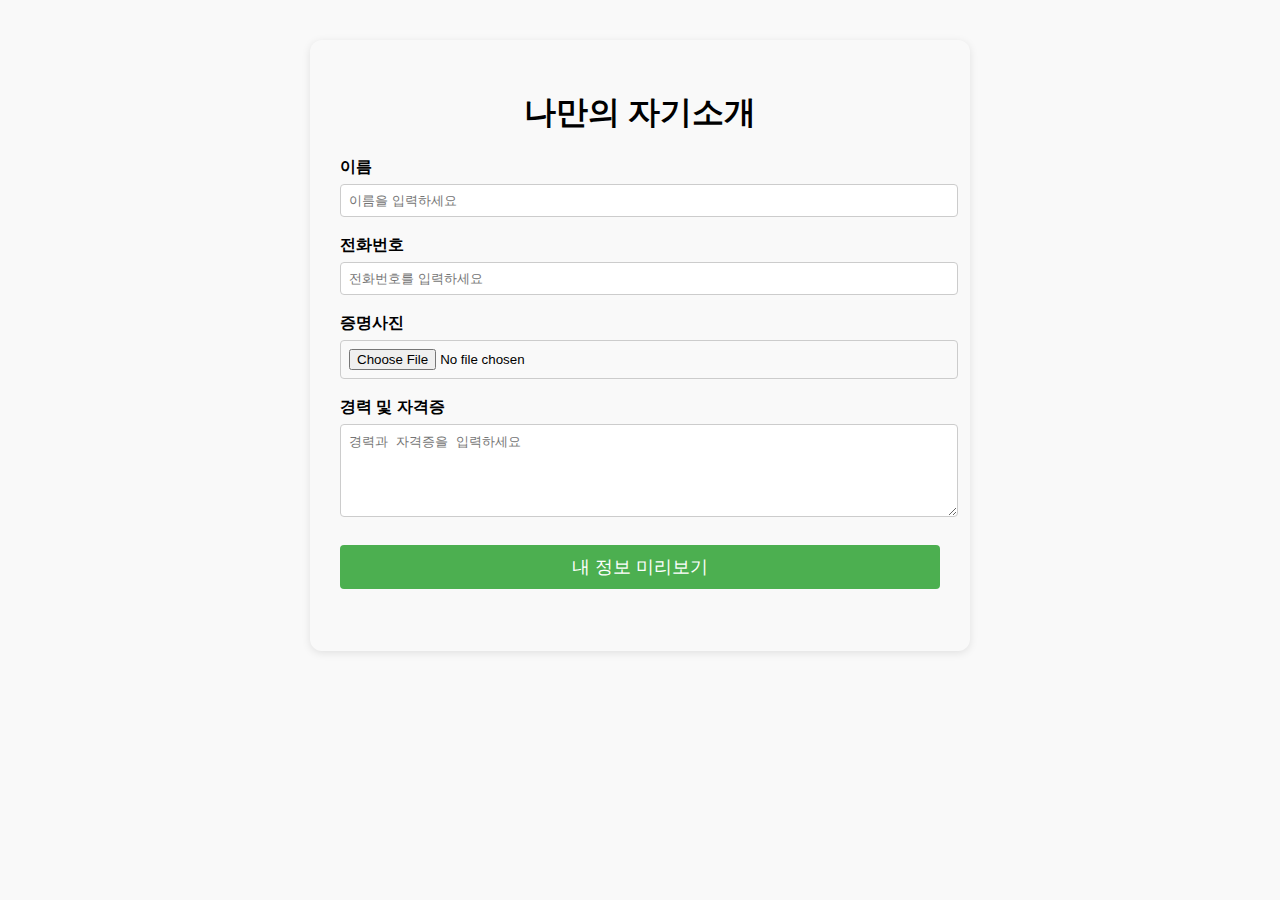
<file: index.html>
<!DOCTYPE html>
<html lang="ko">
<head>
    <meta charset="UTF-8">
    <meta name="viewport" content="width=device-width, initial-scale=1.0">
    <title>나만의 자기소개 홈페이지</title>
    <style>
        body { font-family: Arial, sans-serif; max-width: 600px; margin: 40px auto; background: #f9f9f9; padding: 30px; border-radius: 12px; box-shadow: 0 2px 8px rgba(0,0,0,0.1); }
        h1 { text-align: center; }
        label { display: block; margin-top: 18px; font-weight: bold; }
        input, textarea { width: 100%; padding: 8px; margin-top: 6px; border: 1px solid #ccc; border-radius: 4px; }
        .photo-preview { margin-top: 12px; text-align: center; }
        img { max-width: 150px; border-radius: 8px; }
        button { margin-top: 24px; width: 100%; padding: 10px; background: #4caf50; color: #fff; border: none; border-radius: 4px; font-size: 1.1em; cursor: pointer; }
        button:hover { background: #388e3c; }
    </style>
</head>
<body>
    <h1>나만의 자기소개</h1>
    <!-- 이름 입력 -->
    <label for="name">이름</label>
    <input type="text" id="name" placeholder="이름을 입력하세요">

    <!-- 전화번호 입력 -->
    <label for="phone">전화번호</label>
    <input type="tel" id="phone" placeholder="전화번호를 입력하세요">

    <!-- 증명사진 업로드 -->
    <label for="photo">증명사진</label>
    <input type="file" id="photo" accept="image/*">
    <div class="photo-preview" id="photoPreview"></div>

    <!-- 경력/자격증 입력 -->
    <label for="career">경력 및 자격증</label>
    <textarea id="career" rows="5" placeholder="경력과 자격증을 입력하세요"></textarea>

    <button type="button" onclick="showInfo()">내 정보 미리보기</button>

    <div id="result" style="margin-top:32px;"></div>

    <script>
    // 증명사진 미리보기 기능
    document.getElementById('photo').addEventListener('change', function(e) {
        const file = e.target.files[0];
        const preview = document.getElementById('photoPreview');
        preview.innerHTML = '';
        if (file) {
            const img = document.createElement('img');
            img.src = URL.createObjectURL(file);
            preview.appendChild(img);
        }
    });

    // 내 정보 미리보기 기능
    function showInfo() {
        const name = document.getElementById('name').value;
        const phone = document.getElementById('phone').value;
        const career = document.getElementById('career').value;
        const photoInput = document.getElementById('photo');
        let photoURL = '';
        if (photoInput.files[0]) {
            photoURL = URL.createObjectURL(photoInput.files[0]);
        }
        let html = `<h2>미리보기</h2>`;
        if (photoURL) html += `<img src='${photoURL}' style='max-width:120px; border-radius:8px;'><br>`;
        html += `<strong>이름:</strong> ${name}<br>`;
        html += `<strong>전화번호:</strong> ${phone}<br>`;
        html += `<strong>경력/자격증:</strong><br><pre style='background:#eee; padding:8px; border-radius:4px;'>${career}</pre>`;
        document.getElementById('result').innerHTML = html;
    }
    </script>
</body>
</html>
</file>
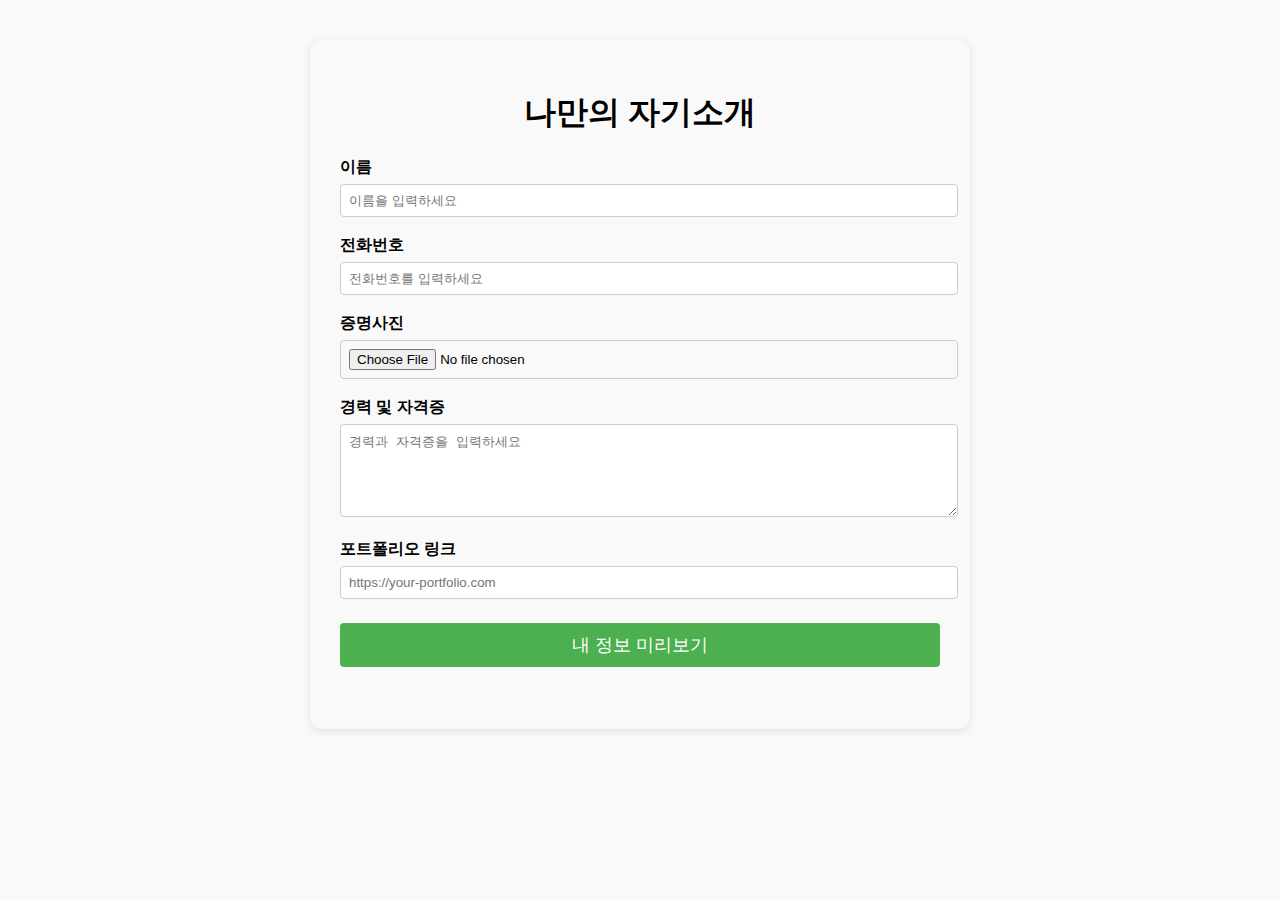
<file: cat/index.html>
<!DOCTYPE html>
<html lang="ko">
<head>
    <meta charset="UTF-8">
    <meta name="viewport" content="width=device-width, initial-scale=1.0">
    <title>나만의 자기소개 홈페이지</title>
    <style>
        body { font-family: Arial, sans-serif; max-width: 600px; margin: 40px auto; background: #f9f9f9; padding: 30px; border-radius: 12px; box-shadow: 0 2px 8px rgba(0,0,0,0.1); }
        h1 { text-align: center; }
        label { display: block; margin-top: 18px; font-weight: bold; }
        input, textarea { width: 100%; padding: 8px; margin-top: 6px; border: 1px solid #ccc; border-radius: 4px; }
        .photo-preview { margin-top: 12px; text-align: center; }
        img { max-width: 150px; border-radius: 8px; }
        button { margin-top: 24px; width: 100%; padding: 10px; background: #4caf50; color: #fff; border: none; border-radius: 4px; font-size: 1.1em; cursor: pointer; }
        button:hover { background: #388e3c; }
    </style>
</head>
<body>
    <h1>나만의 자기소개</h1>
    <!-- 이름 입력 -->
    <label for="name">이름</label>
    <input type="text" id="name" placeholder="이름을 입력하세요">

    <!-- 전화번호 입력 -->
    <label for="phone">전화번호</label>
    <input type="tel" id="phone" placeholder="전화번호를 입력하세요">

    <!-- 증명사진 업로드 -->
    <label for="photo">증명사진</label>
    <input type="file" id="photo" accept="image/*">
    <div class="photo-preview" id="photoPreview"></div>


    <!-- 경력/자격증 입력 -->
    <label for="career">경력 및 자격증</label>
    <textarea id="career" rows="5" placeholder="경력과 자격증을 입력하세요"></textarea>

    <!-- 포트폴리오 링크 입력 -->
    <label for="portfolio">포트폴리오 링크</label>
    <input type="url" id="portfolio" placeholder="https://your-portfolio.com">


    <button type="button" onclick="showInfo()">내 정보 미리보기</button>

    <div id="result" style="margin-top:32px;"></div>

    <script>
    // 증명사진 미리보기 기능
    document.getElementById('photo').addEventListener('change', function(e) {
        const file = e.target.files[0];
        const preview = document.getElementById('photoPreview');
        preview.innerHTML = '';
        if (file) {
            const img = document.createElement('img');
            img.src = URL.createObjectURL(file);
            preview.appendChild(img);
        }
    });

    // 내 정보 미리보기 기능
    function showInfo() {
        const name = document.getElementById('name').value;
        const phone = document.getElementById('phone').value;
        const career = document.getElementById('career').value;
        const portfolio = document.getElementById('portfolio').value;
        const photoInput = document.getElementById('photo');
        let photoURL = '';
        if (photoInput.files[0]) {
            photoURL = URL.createObjectURL(photoInput.files[0]);
        }
        let html = `<h2>미리보기</h2>`;
        if (photoURL) html += `<img src='${photoURL}' style='max-width:120px; border-radius:8px;'><br>`;
        html += `<strong>이름:</strong> ${name}<br>`;
        html += `<strong>전화번호:</strong> ${phone}<br>`;
        html += `<strong>경력/자격증:</strong><br><pre style='background:#eee; padding:8px; border-radius:4px;'>${career}</pre>`;
        if (portfolio) {
            html += `<strong>포트폴리오:</strong> <a href='${portfolio}' target='_blank'>${portfolio}</a><br>`;
        }
        document.getElementById('result').innerHTML = html;
    }
    </script>
</body>
</html>
</file>
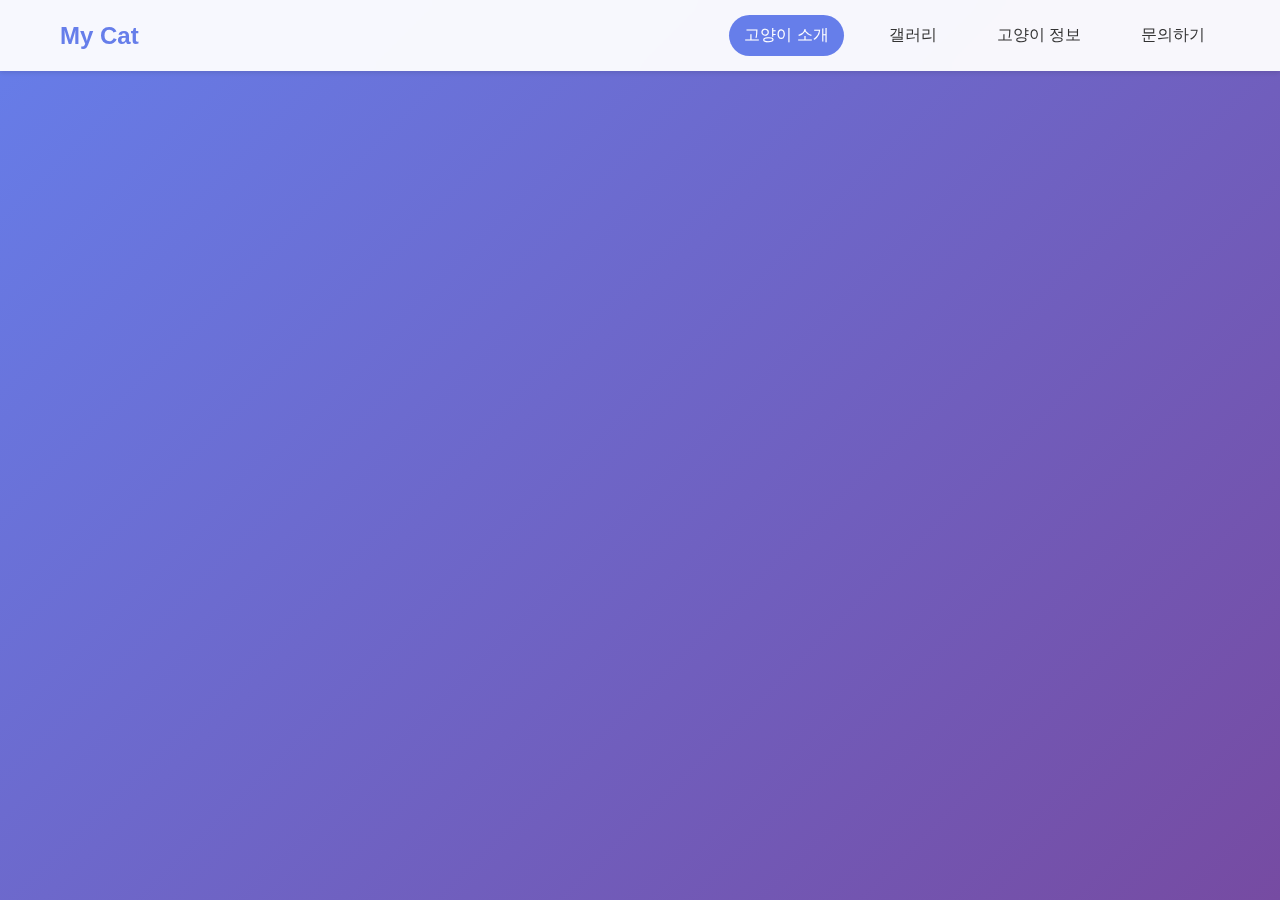
<file: cat practice.html>
<!DOCTYPE html>
<html lang="ko">
<head>
    <meta charset="UTF-8">
    <meta name="viewport" content="width=device-width, initial-scale=1.0">
    <title>고양이 홈페이지 개발 연습</title>
    <link rel="stylesheet" href="styles/layout.css">
    <link rel="stylesheet" href="styles/reset.css">
    <link rel="stylesheet" href="styles/pages.css">
    <link rel="stylesheet" href="styles/responsive.css">
</head>
<body>
    <nav>
        <div class="nav-container">
            <div class="logo">My Cat</div>
            <ul class="nav-menu">
                <li class="nav-item active" onclick="showPage('about')">고양이 소개</li>
                <li class="nav-item" onclick="showPage('gallery')">갤러리</li>
                <li class="nav-item" onclick="showPage('facts')">고양이 정보</li>
                <li class="nav-item" onclick="showPage('contact')">문의하기</li>
            </ul>
        </div>
    </nav>

    <div class="page" id="about">
        <div style="text-align: center; color: white; margin-top: 50px;">
            <p style="font-size: 1.5em;">
                안녕하세요! 저는 고양이를 사랑하는 개발자입니다. 이 홈페이지에서 고양이의 매력에 빠져보세요!
            </p>
        </div>

        <div class="cat-grid">
            <div class="cat-card">
                <div class="cat-name">나비</div>
                <div class="cat-description">활발하고 장난꾸러기인 고양이입니다. 항상 새로운 모험을 찾아다녀요!</div>
            </div>

            <div class="cat-card">
                <div class="cat-name">보름</div>
                <div class="cat-description">조용하고 신중한 성격의 고양이입니다. 항상 주변을 살피며 행동해요!</div>
            </div>
        </div>
    </div>
</body>
</html>
</file>
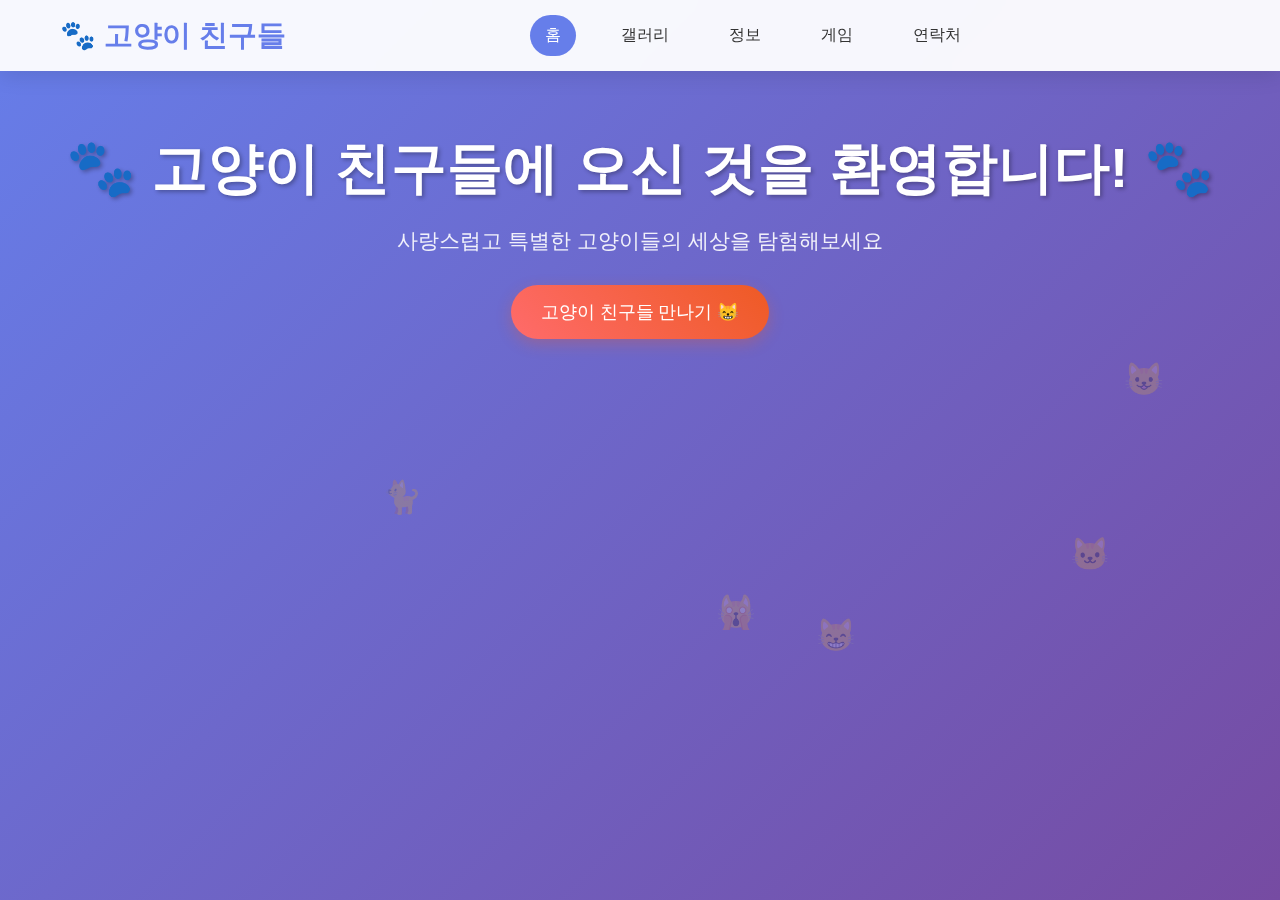
<file: cat.html>
<!DOCTYPE html>
<html lang="ko">
<head>
    <meta charset="UTF-8">
    <meta name="viewport" content="width=device-width, initial-scale=1.0">
    <title>고양이 친구들 🐱</title>
    <style>
        * {
            margin: 0;
            padding: 0;
            box-sizing: border-box;
        }

        body {
            font-family: 'Arial', sans-serif;
            background: linear-gradient(135deg, #667eea 0%, #764ba2 100%);
            min-height: 100vh;
            overflow-x: hidden;
        }

        /* 네비게이션 바 */
        nav {
            background: rgba(255, 255, 255, 0.95);
            backdrop-filter: blur(10px);
            padding: 15px 0;
            box-shadow: 0 5px 20px rgba(0,0,0,0.1);
            position: sticky;
            top: 0;
            z-index: 100;
        }

        .nav-container {
            max-width: 1200px;
            margin: 0 auto;
            padding: 0 20px;
            display: flex;
            justify-content: space-between;
            align-items: center;
        }

        .logo {
            font-size: 1.8em;
            font-weight: bold;
            color: #667eea;
        }

        .nav-menu {
            display: flex;
            gap: 30px;
            list-style: none;
        }

        .nav-item {
            cursor: pointer;
            padding: 10px 15px;
            border-radius: 25px;
            transition: all 0.3s ease;
            color: #333;
            font-weight: 500;
        }

        .nav-item:hover {
            background: rgba(102, 126, 234, 0.1);
            color: #667eea;
        }

        .nav-item.active {
            background: #667eea;
            color: white;
        }
        /* 페이지 컨테이너 */
        .page {
            display: none;
            animation: fadeIn 0.5s ease-in;
        }

        .page.active {
            display: block;
        }

        @keyframes fadeIn {
            from { opacity: 0; transform: translateY(20px); }
            to { opacity: 1; transform: translateY(0); }
        }

        /* 홈 페이지 스타일 */
        .hero {
            text-align: center;
            padding: 60px 0;
            color: white;
        }

        .hero h1 {
            font-size: 3.5em;
            margin-bottom: 20px;
            text-shadow: 2px 2px 4px rgba(0,0,0,0.3);
        }

        .hero p {
            font-size: 1.3em;
            margin-bottom: 30px;
            opacity: 0.9;
        }

        .cta-button {
            background: linear-gradient(45deg, #ff6b6b, #ee5a24);
            color: white;
            border: none;
            padding: 15px 30px;
            font-size: 1.1em;
            border-radius: 50px;
            cursor: pointer;
            transition: all 0.3s ease;
            box-shadow: 0 5px 15px rgba(238, 90, 36, 0.3);
        }

        .cta-button:hover {
            transform: scale(1.05);
            box-shadow: 0 8px 25px rgba(238, 90, 36, 0.4);
        }

        /* 고양이 갤러리 */
        .cat-grid {
            display: grid;
            grid-template-columns: repeat(auto-fit, minmax(280px, 1fr));
            gap: 25px;
            margin-top: 30px;
        }

        .cat-card {
            background: rgba(255, 255, 255, 0.95);
            border-radius: 15px;
            padding: 20px;
            text-align: center;
            box-shadow: 0 10px 25px rgba(0,0,0,0.1);
            transition: all 0.3s ease;
        }

        .cat-card:hover {
            transform: translateY(-5px);
            box-shadow: 0 15px 35px rgba(0,0,0,0.15);
        }

        .cat-emoji {
            font-size: 3em;
            margin-bottom: 15px;
        }

        .cat-name {
            font-size: 1.3em;
            font-weight: bold;
            color: #333;
            margin-bottom: 10px;
        }

        .cat-description {
            color: #666;
            line-height: 1.5;
        }

        /* 정보 페이지 스타일 */
        .info-section {
            background: rgba(255, 255, 255, 0.95);
            border-radius: 15px;
            padding: 30px;
            margin-bottom: 30px;
        }

        .info-section h2 {
            color: #333;
            margin-bottom: 20px;
            font-size: 2em;
        }

        .fact-grid {
            display: grid;
            grid-template-columns: repeat(auto-fit, minmax(250px, 1fr));
            gap: 20px;
        }

        .fact-item {
            background: rgba(102, 126, 234, 0.1);
            border-radius: 10px;
            padding: 15px;
            border-left: 4px solid #667eea;
        }

        .fact-emoji {
            font-size: 1.5em;
            margin-right: 10px;
        }

        /* 게임 페이지 스타일 */
        .game-container {
            background: rgba(255, 255, 255, 0.95);
            border-radius: 15px;
            padding: 30px;
            text-align: center;
            margin-bottom: 30px;
        }

        .game-board {
            display: grid;
            grid-template-columns: repeat(3, 100px);
            gap: 10px;
            justify-content: center;
            margin: 20px 0;
        }

        .game-cell {
            width: 100px;
            height: 100px;
            background: #f0f0f0;
            border: none;
            border-radius: 10px;
            font-size: 3em;
            cursor: pointer;
            transition: all 0.3s ease;
        }

        .game-cell:hover {
            background: #e0e0e0;
            transform: scale(1.05);
        }

        .score-board {
            display: flex;
            justify-content: center;
            gap: 30px;
            margin: 20px 0;
        }

        .score-item {
            background: rgba(102, 126, 234, 0.1);
            padding: 10px 20px;
            border-radius: 10px;
            font-weight: bold;
        }

        /* 반응형 디자인 */
        @media (max-width: 768px) {
            .nav-menu {
                display: none;
                position: absolute;
                top: 100%;
                left: 0;
                width: 100%;
                background: white;
                flex-direction: column;
                box-shadow: 0 5px 15px rgba(0,0,0,0.1);
            }

            .nav-menu.show {
                display: flex;
            }

            .hamburger {
                display: flex;
            }

            .hero h1 {
                font-size: 2.5em;
            }

            .cat-grid {
                grid-template-columns: 1fr;
            }

            .game-board {
                grid-template-columns: repeat(3, 80px);
            }

            .game-cell {
                width: 80px;
                height: 80px;
                font-size: 2em;
            }
        }

        /* 플로팅 고양이들 */
        .floating-cats {
            position: fixed;
            top: 0;
            left: 0;
            width: 100%;
            height: 100%;
            pointer-events: none;
            z-index: -1;
        }

        .floating-cat {
            position: absolute;
            font-size: 2em;
            animation: float 8s ease-in-out infinite;
            opacity: 0.2;
        }

        @keyframes float {
            0%, 100% { transform: translateY(0px) rotate(0deg); }
            50% { transform: translateY(-20px) rotate(5deg); }
        }
    </style>
</head>
<body>
    <!-- 배경 고양이들 -->
    <div class="floating-cats">
        <div class="floating-cat" style="left: 10%; top: 20%;">🐱</div>
        <div class="floating-cat" style="left: 80%; top: 60%;">😸</div>
        <div class="floating-cat" style="left: 60%; top: 10%;">🐈</div>
        <div class="floating-cat" style="left: 20%; top: 80%;">😺</div>
        <div class="floating-cat" style="left: 90%; top: 30%;">🙀</div>
    </div>

    <!-- 네비게이션 -->
    <nav>
        <div class="nav-container">
            <div class="logo">🐾 고양이 친구들</div>
            <ul class="nav-menu" id="navMenu">
                <li class="nav-item active" onclick="showPage('home')">홈</li>
                <li class="nav-item" onclick="showPage('gallery')">갤러리</li>
                <li class="nav-item" onclick="showPage('info')">정보</li>
                <li class="nav-item" onclick="showPage('game')">게임</li>
                <li class="nav-item" onclick="showPage('contact')">연락처</li>
            </ul>
            <div class="hamburger" onclick="toggleMenu()">
                <span></span>
                <span></span>
                <span></span>
            </div>
        </div>
    </nav>

    <div class="container">
        <!-- 홈 페이지 -->
        <div class="page active" id="home">
            <div class="hero">
                <h1>🐾 고양이 친구들에 오신 것을 환영합니다! 🐾</h1>
                <p>사랑스럽고 특별한 고양이들의 세상을 탐험해보세요</p>
                <button class="cta-button" onclick="showPage('gallery')">고양이 친구들 만나기 😸</button>
            </div>
        </div>

        <!-- 갤러리 페이지 -->
        <div class="page" id="gallery">
            <div style="text-align: center; color: white; margin-bottom: 30px;">
                <h2 style="font-size: 2.5em; margin-bottom: 10px;">🐱 고양이 갤러리</h2>
                <p style="font-size: 1.1em;">우리의 사랑스러운 고양이 친구들을 만나보세요!</p>
            </div>
            
            <div class="cat-grid">
                <div class="cat-card">
                    <div class="cat-emoji">😸</div>
                    <div class="cat-name">미미</div>
                    <div class="cat-description">항상 웃고 있는 행복한 고양이예요. 햇볕 아래서 낮잠자기를 가장 좋아합니다!</div>
                </div>
                <div class="cat-card">
                    <div class="cat-emoji">😺</div>
                    <div class="cat-name">나비</div>
                    <div class="cat-description">호기심이 많은 장난꾸러기입니다. 새로운 것을 탐험하는 걸 좋아해요!</div>
                </div>
                <div class="cat-card">
                    <div class="cat-emoji">😻</div>
                    <div class="cat-name">코코</div>
                    <div class="cat-description">사랑이 넘치는 다정한 고양이입니다. 사람들과 함께 있는 시간을 소중히 여겨요!</div>
                </div>
                <div class="cat-card">
                    <div class="cat-emoji">🙀</div>
                    <div class="cat-name">토토</div>
                    <div class="cat-description">깜짝 놀라는 표정이 귀여운 고양이입니다. 조용한 곳에서 책 읽기를 좋아해요!</div>
                </div>
                <div class="cat-card">
                    <div class="cat-emoji">😹</div>
                    <div class="cat-name">루루</div>
                    <div class="cat-description">웃음을 잃지 않는 유쾌한 고양이입니다. 모든 일을 재미있게 만드는 마법사예요!</div>
                </div>
                <div class="cat-card">
                    <div class="cat-emoji">😽</div>
                    <div class="cat-name">별이</div>
                    <div class="cat-description">눈을 감고 행복해하는 평온한 고양이입니다. 명상과 요가를 즐겨해요!</div>
                </div>
            </div>
        </div>

        <!-- 정보 페이지 -->
        <div class="page" id="info">
            <div style="text-align: center; color: white; margin-bottom: 30px;">
                <h2 style="font-size: 2.5em; margin-bottom: 10px;">📚 고양이 정보</h2>
                <p style="font-size: 1.1em;">고양이에 대한 흥미로운 사실들을 알아보세요!</p>
            </div>

            <div class="info-section">
                <h2>🐱 재미있는 고양이 사실들</h2>
                <div class="fact-grid">
                    <div class="fact-item">
                        <span class="fact-emoji">💤</span>
                        <strong>수면 시간:</strong> 고양이는 하루에 12-16시간을 잠을 자며, 일생의 70%를 잠으로 보냅니다.
                    </div>
                    <div class="fact-item">
                        <span class="fact-emoji">👃</span>
                        <strong>고유한 코:</strong> 고양이의 코 무늬는 사람의 지문처럼 모두 다릅니다.
                    </div>
                    <div class="fact-item">
                        <span class="fact-emoji">🦻</span>
                        <strong>청력:</strong> 고양이는 사람보다 2배 높은 주파수의 소리를 들을 수 있습니다.
                    </div>
                    <div class="fact-item">
                        <span class="fact-emoji">🏃</span>
                        <strong>속도:</strong> 고양이는 최대 시속 48km로 달릴 수 있습니다.
                    </div>
                    <div class="fact-item">
                        <span class="fact-emoji">💕</span>
                        <strong>골골송:</strong> 고양이가 골골거리는 소리는 치유 효과가 있어 스트레스를 줄여줍니다.
                    </div>
                    <div class="fact-item">
                        <span class="fact-emoji">🎯</span>
                        <strong>야간 시력:</strong> 고양이는 사람보다 6배 적은 빛으로도 볼 수 있습니다.
                    </div>
                </div>
            </div>

            <div class="info-section">
                <h2>🏠 고양이 돌보기 팁</h2>
                <div class="fact-grid">
                    <div class="fact-item">
                        <span class="fact-emoji">🥛</span>
                        <strong>물:</strong> 항상 신선한 물을 제공하고, 움직이는 물을 선호합니다.
                    </div>
                    <div class="fact-item">
                        <span class="fact-emoji">🪆</span>
                        <strong>놀이:</strong> 매일 15-30분씩 놀아주어 건강을 유지하세요.
                    </div>
                    <div class="fact-item">
                        <span class="fact-emoji">✂️</span>
                        <strong>그루밍:</strong> 정기적인 브러싱으로 털뭉치 형성을 예방하세요.
                    </div>
                    <div class="fact-item">
                        <span class="fact-emoji">🏥</span>
                        <strong>건강검진:</strong> 연 1-2회 정기 건강검진을 받으세요.
                    </div>
                </div>
            </div>
        </div>
    </div>

    <!-- 게임 페이지 -->
    <div class="page" id="game">
        <div style="text-align: center; color: white; margin-bottom: 30px;">
            <h2 style="font-size: 2.5em; margin-bottom: 10px;">🎮 고양이 틱택토</h2>
            <p style="font-size: 1.1em;">고양이 vs 물고기! 누가 이길까요?</p>
        </div>

        <div class="game-container">
            <div class="score-board">
                <div class="score-item">고양이 🐱: <span id="catScore">0</span></div>
                <div class="score-item">물고기 🐟: <span id="fishScore">0</span></div>
                <div class="score-item">무승부: <span id="tieScore">0</span></div>
            </div>
            
            <div class="game-board" id="gameBoard">
                <button class="game-cell" onclick="makeMove(0)"></button>
                <button class="game-cell" onclick="makeMove(1)"></button>
                <button class="game-cell" onclick="makeMove(2)"></button>
                <button class="game-cell" onclick="makeMove(3)"></button>
                <button class="game-cell" onclick="makeMove(4)"></button>
                <button class="game-cell" onclick="makeMove(5)"></button>
                <button class="game-cell" onclick="makeMove(6)"></button>
                <button class="game-cell" onclick="makeMove(7)"></button>
                <button class="game-cell" onclick="makeMove(8)"></button>
            </div>
            
            <div id="gameStatus" style="font-size: 1.2em; margin: 20px 0; font-weight: bold;">고양이의 차례입니다! 🐱</div>
            <button class="cta-button" onclick="resetGame()">새 게임 시작</button>
        </div>
    </div>

    <script>
        // 페이지 관리
        function showPage(pageId) {
            // 모든 페이지 숨기기
            const pages = document.querySelectorAll('.page');
            pages.forEach(page => page.classList.remove('active'));
            
            // 선택된 페이지 보이기
            document.getElementById(pageId).classList.add('active');
            
            // 네비게이션 활성 상태 변경
            const navItems = document.querySelectorAll('.nav-item');
            navItems.forEach(item => item.classList.remove('active'));
            event.target.classList.add('active');
            
            // 모바일 메뉴 닫기
            document.getElementById('navMenu').classList.remove('show');
        }

        // 모바일 메뉴 토글
        function toggleMenu() {
            document.getElementById('navMenu').classList.toggle('show');
        }
        
        // 틱택토 게임 로직
        let board = ['', '', '', '', '', '', '', '', ''];
        let currentPlayer = '🐱';
        let gameActive = true;
        let scores = { cat: 0, fish: 0, tie: 0 };

        const winningConditions = [
            [0, 1, 2], [3, 4, 5], [6, 7, 8],
            [0, 3, 6], [1, 4, 7], [2, 5, 8],
            [0, 4, 8], [2, 4, 6]
        ];

        function makeMove(cellIndex) {
            if (board[cellIndex] !== '' || !gameActive) return;
            
            board[cellIndex] = currentPlayer;
            document.querySelectorAll('.game-cell')[cellIndex].textContent = currentPlayer;
            
            if (checkWinner()) {
                gameActive = false;
                if (currentPlayer === '🐱') {
                    scores.cat++;
                    document.getElementById('catScore').textContent = scores.cat;
                    document.getElementById('gameStatus').textContent = '🎉 고양이 승리!';
                } else {
                    scores.fish++;
                    document.getElementById('fishScore').textContent = scores.fish;
                    document.getElementById('gameStatus').textContent = '🎉 물고기 승리!';
                }
            } else if (board.every(cell => cell !== '')) {
                scores.tie++;
                document.getElementById('tieScore').textContent = scores.tie;
                document.getElementById('gameStatus').textContent = '😸 무승부!';
                gameActive = false;
            } else {
                currentPlayer = currentPlayer === '🐱' ? '🐟' : '🐱';
                document.getElementById('gameStatus').textContent = 
                    currentPlayer === '🐱' ? '고양이의 차례입니다! 🐱' : '물고기의 차례입니다! 🐟';
            }
        }

        function checkWinner() {
            return winningConditions.some(condition => {
                return condition.every(index => board[index] === currentPlayer);
            });
        }

        function resetGame() {
            board = ['', '', '', '', '', '', '', '', ''];
            currentPlayer = '🐱';
            gameActive = true;
            document.querySelectorAll('.game-cell').forEach(cell => cell.textContent = '');
            document.getElementById('gameStatus').textContent = '고양이의 차례입니다! 🐱';
        }

        // 페이지 로드 시 배경 고양이들 랜덤 위치 설정
        document.addEventListener('DOMContentLoaded', function() {
            const floatingCats = document.querySelectorAll('.floating-cat');
            floatingCats.forEach(cat => {
                const randomTop = Math.random() * 60 + 10;
                const randomLeft = Math.random() * 80 + 10;
                const randomDelay = Math.random() * 5;
                cat.style.top = randomTop + '%';
                cat.style.left = randomLeft + '%';
                cat.style.animationDelay = randomDelay + 's';
            });
        });
    </script>
</body>
</html>
</file>
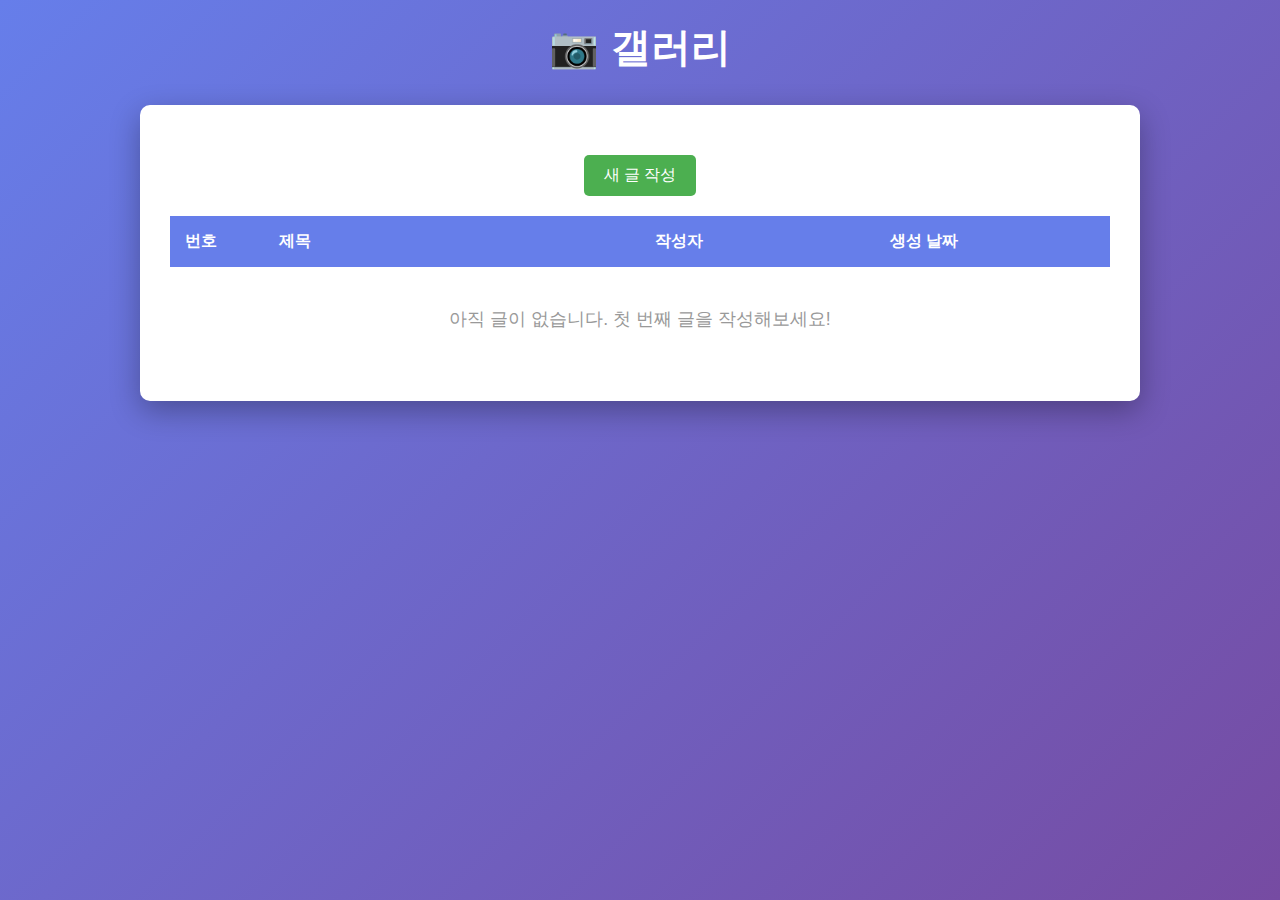
<file: cat/cat practice.html>
<!DOCTYPE html>
<html lang="ko">
<head>
    <meta charset="UTF-8">
    <meta name="viewport" content="width=device-width, initial-scale=1.0">
    <title>갤러리</title>
    <style>
        * {
            margin: 0;
            padding: 0; 
            box-sizing: border-box;
        }

        body {
            font-family: 'Segoe UI', Tahoma, Geneva, Verdana, sans-serif;
            background: linear-gradient(135deg, #667eea 0%, #764ba2 100%);
            min-height: 100vh;
            padding: 20px;
        }

        .container {
            max-width: 1000px;
            margin: 0 auto;
        }

        .header {
            text-align: center;
            color: white;
            margin-bottom: 30px;
        }

        .header h1 {
            font-size: 2.5em;
            margin-bottom: 10px;
        }

        .nav-buttons {
            display: flex;
            gap: 10px;
            justify-content: center;
            margin-top: 20px;
        }

        .btn {
            padding: 10px 20px;
            border: none;
            border-radius: 5px;
            cursor: pointer;
            font-size: 1em;
            transition: all 0.3s;
        }

        .btn-primary {
            background: #4CAF50;
            color: white;
        }

        .btn-primary:hover {
            background: #45a049;
        }

        .btn-secondary {
            background: #2196F3;
            color: white;
        }

        .btn-secondary:hover {
            background: #0b7dda;
        }

        .btn-danger {
            background: #f44336;
            color: white;
            padding: 5px 10px;
            font-size: 0.9em;
        }

        .btn-danger:hover {
            background: #da190b;
        }

        .cat-button {
            background-color: aqua;
        }

        /* 폼 스타일 */
        .form-container {
            display: none;
            background: white;
            padding: 30px;
            border-radius: 10px;
            box-shadow: 0 10px 30px rgba(0,0,0,0.3);
        }

        .form-container.active {
            display: block;
        }

        .form-group {
            margin-bottom: 20px;
        }

        .form-group label {
            display: block;
            margin-bottom: 8px;
            font-weight: bold;
            color: #333;
        }

        .form-group input,
        .form-group textarea {
            width: 100%;
            padding: 10px;
            border: 1px solid #ddd;
            border-radius: 5px;
            font-size: 1em;
            font-family: inherit;
        }

        .form-group textarea {
            resize: vertical;
            min-height: 150px;
        }

        .form-group input:focus,
        .form-group textarea:focus {
            outline: none;
            border-color: #667eea;
            box-shadow: 0 0 5px rgba(102, 126, 234, 0.3);
        }

        .image-preview {
            margin-top: 10px;
            max-width: 200px;
            max-height: 200px;
        }

        .form-buttons {
            display: flex;
            gap: 10px;
            justify-content: flex-end;
        }

        /* 갤러리 목록 스타일 */
        .gallery-container {
            display: none;
            background: white;
            padding: 30px;
            border-radius: 10px;
            box-shadow: 0 10px 30px rgba(0,0,0,0.3);
        }

        .gallery-container.active {
            display: block;
        }

        .gallery-list {
            overflow-x: auto;
        }

        table {
            width: 100%;
            border-collapse: collapse;
            margin-top: 20px;
        }

        table th {
            background: #667eea;
            color: white;
            padding: 15px;
            text-align: left;
            font-weight: bold;
        }

        table td {
            padding: 15px;
            border-bottom: 1px solid #ddd;
        }

        table tr:hover {
            background: #f5f5f5;
        }

        .post-title {
            color: #667eea;
            cursor: pointer;
            text-decoration: none;
            font-weight: bold;
        }

        .post-title:hover {
            text-decoration: underline;
        }

        /* 상세보기 스타일 */
        .detail-container {
            display: none;
            background: white;
            padding: 30px;
            border-radius: 10px;
            box-shadow: 0 10px 30px rgba(0,0,0,0.3);
        }

        .detail-container.active {
            display: block;
        }

        .detail-header {
            border-bottom: 2px solid #667eea;
            padding-bottom: 20px;
            margin-bottom: 20px;
        }

        .detail-header h2 {
            font-size: 2em;
            color: #333;
            margin-bottom: 10px;
        }

        .detail-meta {
            display: flex;
            gap: 30px;
            color: #666;
            font-size: 0.95em;
        }

        .detail-image {
            margin: 20px 0;
            max-width: 100%;
            height: auto;
            border-radius: 5px;
        }

        .detail-content {
            line-height: 1.8;
            color: #555;
            white-space: pre-wrap;
            word-break: break-word;
        }

        .back-btn {
            margin-bottom: 20px;
        }

        .empty-message {
            text-align: center;
            padding: 40px;
            color: #999;
            font-size: 1.1em;
        }
    </style>
</head>
<body>
    <div class="container">
        <div class="header">
            <h1>📷 갤러리</h1>
        </div>

        <!-- 폼 -->
        <div class="form-container" id="formContainer">
            <h2>새 글 작성</h2>
            <form id="postForm">
                <div class="form-group">
                    <label for="title">제목 *</label>
                    <input type="text" id="title" required placeholder="제목을 입력하세요">
                </div>

                <div class="form-group">
                    <label for="author">작성자 *</label>
                    <input type="text" id="author" required placeholder="작성자명을 입력하세요">
                </div>

                <div class="form-group">
                    <label for="image">사진</label>
                    <input type="file" id="image" accept="image/*">
                    <img id="imagePreview" class="image-preview" style="display: none;">
                </div>

                <div class="form-group">
                    <label for="content">내용 *</label>
                    <textarea id="content" required placeholder="내용을 입력하세요"></textarea>
                </div>

                <div class="form-buttons">
                    <button type="button" class="btn btn-secondary" onclick="cancelForm()">취소</button>
                    <button type="submit" class="btn btn-primary">저장</button>
                </div>
            </form>
        </div>

        <!-- 갤러리 목록 -->
        <div class="gallery-container" id="galleryContainer">
            <div class="nav-buttons">
                <button class="btn btn-primary" onclick="showForm()">새 글 작성</button>
            </div>

            <div class="gallery-list">
                <table id="galleryTable">
                    <thead>
                        <tr>
                            <th style="width: 10%;">번호</th>
                            <th style="width: 40%;">제목</th>
                            <th style="width: 25%;">작성자</th>
                            <th style="width: 25%;">생성 날짜</th>
                        </tr>
                    </thead>
                    <tbody id="tableBody">
                    </tbody>
                </table>
            </div>

            <div id="emptyMessage" class="empty-message">
                아직 글이 없습니다. 첫 번째 글을 작성해보세요!
            </div>
        </div>

        <!-- 상세보기 -->
        <div class="detail-container" id="detailContainer">
            <div class="back-btn">
                <button class="btn btn-secondary" onclick="showGallery()">← 목록으로 돌아가기</button>
            </div>

            <div class="detail-header">
                <h2 id="detailTitle"></h2>
                <div class="detail-meta">
                    <span><strong>작성자:</strong> <span id="detailAuthor"></span></span>
                    <span><strong>작성일:</strong> <span id="detailDate"></span></span>
                </div>
            </div>

            <img id="detailImage" class="detail-image" style="display: none;">
            <div class="detail-content" id="detailContent"></div>

            <div style="margin-top: 30px; text-align: right;">
                <button class="btn btn-danger" onclick="deletePost()">삭제</button>
            </div>
        </div>
    </div>

    <script>
        let posts = [];
        let currentDetailId = null;

        // 로컬 스토리지에서 데이터 로드 (로컬 스토리지 미지원 시 메모리 사용)
        function loadPosts() {
            try {
                const saved = localStorage.getItem('galleryPosts');
                posts = saved ? JSON.parse(saved) : [];
            } catch (e) {
                posts = [];
            }
        }

        // 로컬 스토리지에 데이터 저장 (미지원 시 메모리에만 유지)
        function savePosts() {
            try {
                localStorage.setItem('galleryPosts', JSON.stringify(posts));
            } catch (e) {
                // localStorage 미지원 시 무시 (메모리에만 유지)
            }
        }

        // 초기화
        document.getElementById('postForm').addEventListener('submit', handleSubmit);
        document.getElementById('image').addEventListener('change', handleImageChange);

        function showForm() {
            document.getElementById('formContainer').classList.add('active');
            document.getElementById('galleryContainer').classList.remove('active');
            document.getElementById('detailContainer').classList.remove('active');
            document.getElementById('postForm').reset();
            document.getElementById('imagePreview').style.display = 'none';
        }

        function cancelForm() {
            document.getElementById('formContainer').classList.remove('active');
            document.getElementById('galleryContainer').classList.add('active');
            document.getElementById('postForm').reset();
            document.getElementById('imagePreview').style.display = 'none';
        }

        function showGallery() {
            document.getElementById('formContainer').classList.remove('active');
            document.getElementById('galleryContainer').classList.add('active');
            document.getElementById('detailContainer').classList.remove('active');
            renderGallery();
        }

        function handleImageChange(e) {
            const file = e.target.files[0];
            if (file) {
                const reader = new FileReader();
                reader.onload = function(event) {
                    const preview = document.getElementById('imagePreview');
                    preview.src = event.target.result;
                    preview.style.display = 'block';
                };
                reader.readAsDataURL(file);
            }
        }

        function handleSubmit(e) {
            e.preventDefault();

            const title = document.getElementById('title').value.trim();
            const author = document.getElementById('author').value.trim();
            const content = document.getElementById('content').value.trim();
            const imageElement = document.getElementById('imagePreview');

            if (!title || !author || !content) {
                alert('제목, 작성자, 내용은 필수입니다.');
                return;
            }

            const imageData = imageElement.src && imageElement.style.display !== 'none' ? imageElement.src : null;

            const post = {
                id: Date.now(),
                title: title,
                author: author,
                content: content,
                image: imageData,
                date: new Date().toLocaleDateString('ko-KR', {
                    year: 'numeric',
                    month: '2-digit',
                    day: '2-digit'
                })
            };

            posts.unshift(post);
            savePosts();

            document.getElementById('postForm').reset();
            document.getElementById('imagePreview').style.display = 'none';

            showGallery();
        }

        function renderGallery() {
            const tbody = document.getElementById('tableBody');
            const emptyMessage = document.getElementById('emptyMessage');

            tbody.innerHTML = '';

            if (posts.length === 0) {
                emptyMessage.style.display = 'block';
                return;
            }

            emptyMessage.style.display = 'none';

            posts.forEach((post, index) => {
                const row = document.createElement('tr');
                row.innerHTML = `
                    <td>${posts.length - index}</td>
                    <td><a class="post-title" onclick="showDetail(${post.id})">${post.title}</a></td>
                    <td>${post.author}</td>
                    <td>${post.date}</td>
                `;
                tbody.appendChild(row);
            });
        }

        function showDetail(id) {
            const post = posts.find(p => p.id === id);
            if (!post) return;

            currentDetailId = id;

            document.getElementById('formContainer').classList.remove('active');
            document.getElementById('galleryContainer').classList.remove('active');
            document.getElementById('detailContainer').classList.add('active');

            document.getElementById('detailTitle').textContent = post.title;
            document.getElementById('detailAuthor').textContent = post.author;
            document.getElementById('detailDate').textContent = post.date;
            document.getElementById('detailContent').textContent = post.content;

            const detailImage = document.getElementById('detailImage');
            if (post.image) {
                detailImage.src = post.image;
                detailImage.style.display = 'block';
            } else {
                detailImage.style.display = 'none';
            }

            window.scrollTo(0, 0);
        }

        function deletePost() {
            if (confirm('정말 삭제하시겠습니까?')) {
                posts = posts.filter(p => p.id !== currentDetailId);
                savePosts();
                showGallery();
            }
        }

        // 초기 화면 표시
        loadPosts();
        showGallery();
    </script>
</body>
</html>
</file>
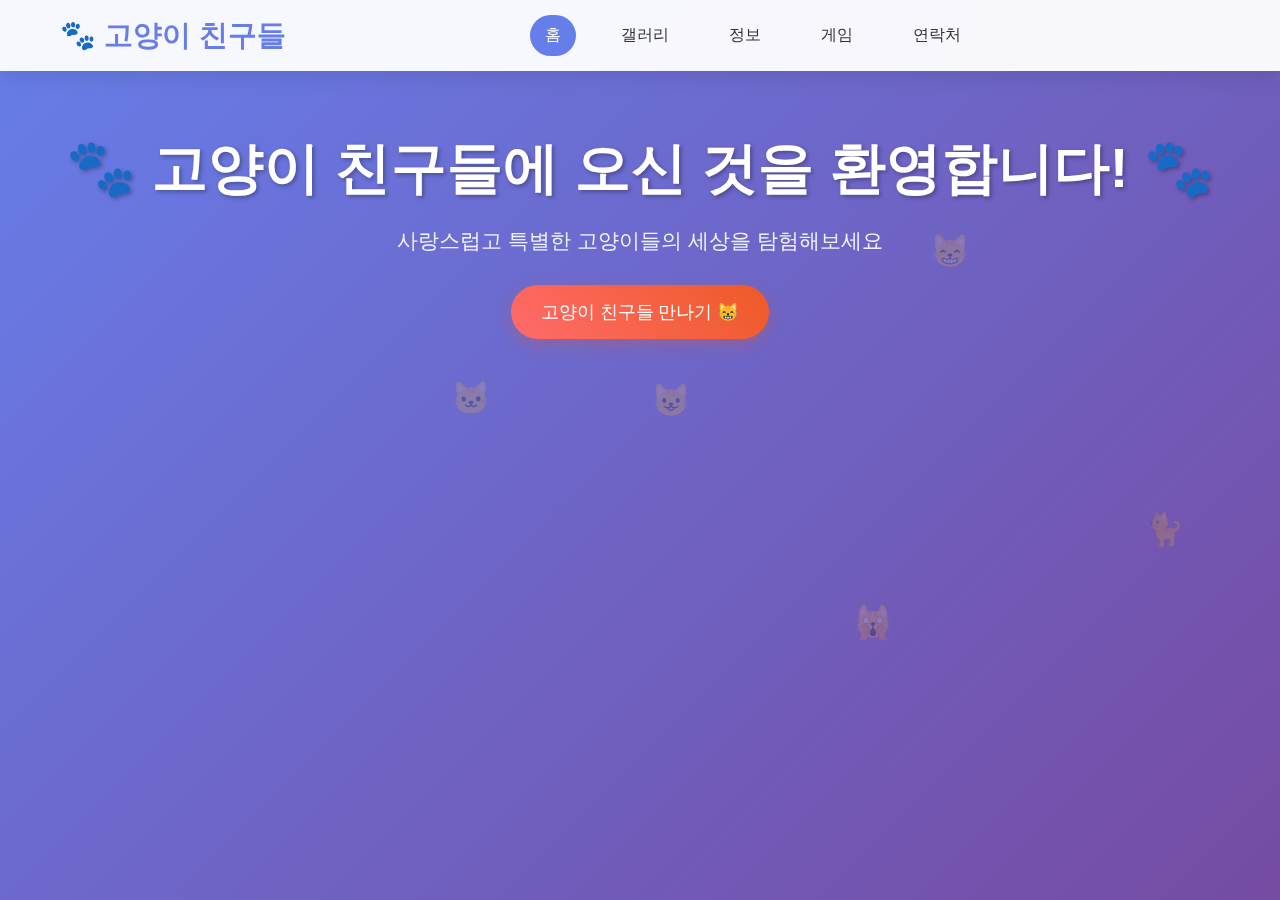
<file: cat/cat.html>
<!DOCTYPE html>
<html lang="ko">
<head>
    <meta charset="UTF-8">
    <meta name="viewport" content="width=device-width, initial-scale=1.0">
    <title>고양이 친구들 🐱</title>
    <style>
        * {
            margin: 0;
            padding: 0;
            box-sizing: border-box;
        }

        body {
            font-family: 'Arial', sans-serif;
            background: linear-gradient(135deg, #667eea 0%, #764ba2 100%);
            min-height: 100vh;
            overflow-x: hidden;
        }

        /* 네비게이션 바 */
        nav {
            background: rgba(255, 255, 255, 0.95);
            backdrop-filter: blur(10px);
            padding: 15px 0;
            box-shadow: 0 5px 20px rgba(0,0,0,0.1);
            position: sticky;
            top: 0;
            z-index: 100;
        }

        .nav-container {
            max-width: 1200px;
            margin: 0 auto;
            padding: 0 20px;
            display: flex;
            justify-content: space-between;
            align-items: center;
        }

        .logo {
            font-size: 1.8em;
            font-weight: bold;
            color: #667eea;
        }

        .nav-menu {
            display: flex;
            gap: 30px;
            list-style: none;
        }

        .nav-item {
            cursor: pointer;
            padding: 10px 15px;
            border-radius: 25px;
            transition: all 0.3s ease;
            color: #333;
            font-weight: 500;
        }

        .nav-item:hover {
            background: rgba(102, 126, 234, 0.1);
            color: #667eea;
        }

        .nav-item.active {
            background: #667eea;
            color: white;
        }
        /* 페이지 컨테이너 */
        .page {
            display: none;
            animation: fadeIn 0.5s ease-in;
        }

        .page.active {
            display: block;
        }

        @keyframes fadeIn {
            from { opacity: 0; transform: translateY(20px); }
            to { opacity: 1; transform: translateY(0); }
        }

        /* 홈 페이지 스타일 */
        .hero {
            text-align: center;
            padding: 60px 0;
            color: white;
        }

        .hero h1 {
            font-size: 3.5em;
            margin-bottom: 20px;
            text-shadow: 2px 2px 4px rgba(0,0,0,0.3);
        }

        .hero p {
            font-size: 1.3em;
            margin-bottom: 30px;
            opacity: 0.9;
        }

        .cta-button {
            background: linear-gradient(45deg, #ff6b6b, #ee5a24);
            color: white;
            border: none;
            padding: 15px 30px;
            font-size: 1.1em;
            border-radius: 50px;
            cursor: pointer;
            transition: all 0.3s ease;
            box-shadow: 0 5px 15px rgba(238, 90, 36, 0.3);
        }

        .cta-button:hover {
            transform: scale(1.05);
            box-shadow: 0 8px 25px rgba(238, 90, 36, 0.4);
        }

        /* 고양이 갤러리 */
        .cat-grid {
            display: grid;
            grid-template-columns: repeat(auto-fit, minmax(280px, 1fr));
            gap: 25px;
            margin-top: 30px;
        }

        .cat-card {
            background: rgba(255, 255, 255, 0.95);
            border-radius: 15px;
            padding: 20px;
            text-align: center;
            box-shadow: 0 10px 25px rgba(0,0,0,0.1);
            transition: all 0.3s ease;
        }

        .cat-card:hover {
            transform: translateY(-5px);
            box-shadow: 0 15px 35px rgba(0,0,0,0.15);
        }

        .cat-emoji {
            font-size: 3em;
            margin-bottom: 15px;
        }

        .cat-name {
            font-size: 1.3em;
            font-weight: bold;
            color: #333;
            margin-bottom: 10px;
        }

        .cat-description {
            color: #666;
            line-height: 1.5;
        }

        /* 정보 페이지 스타일 */
        .info-section {
            background: rgba(255, 255, 255, 0.95);
            border-radius: 15px;
            padding: 30px;
            margin-bottom: 30px;
        }

        .info-section h2 {
            color: #333;
            margin-bottom: 20px;
            font-size: 2em;
        }

        .fact-grid {
            display: grid;
            grid-template-columns: repeat(auto-fit, minmax(250px, 1fr));
            gap: 20px;
        }

        .fact-item {
            background: rgba(102, 126, 234, 0.1);
            border-radius: 10px;
            padding: 15px;
            border-left: 4px solid #667eea;
        }

        .fact-emoji {
            font-size: 1.5em;
            margin-right: 10px;
        }

        /* 게임 페이지 스타일 */
        .game-container {
            background: rgba(255, 255, 255, 0.95);
            border-radius: 15px;
            padding: 30px;
            text-align: center;
            margin-bottom: 30px;
        }

        .game-board {
            display: grid;
            grid-template-columns: repeat(3, 100px);
            gap: 10px;
            justify-content: center;
            margin: 20px 0;
        }

        .game-cell {
            width: 100px;
            height: 100px;
            background: #f0f0f0;
            border: none;
            border-radius: 10px;
            font-size: 3em;
            cursor: pointer;
            transition: all 0.3s ease;
        }

        .game-cell:hover {
            background: #e0e0e0;
            transform: scale(1.05);
        }

        .score-board {
            display: flex;
            justify-content: center;
            gap: 30px;
            margin: 20px 0;
        }

        .score-item {
            background: rgba(102, 126, 234, 0.1);
            padding: 10px 20px;
            border-radius: 10px;
            font-weight: bold;
        }

        /* 연락처 페이지 스타일 */
        .contact-form {
            background: rgba(255, 255, 255, 0.95);
            border-radius: 15px;
            padding: 30px;
            max-width: 600px;
            margin: 0 auto;
        }

        .form-group {
            margin-bottom: 20px;
        }

        .form-group label {
            display: block;
            margin-bottom: 8px;
            color: #333;
            font-weight: 500;
        }

        .form-group input,
        .form-group textarea {
            width: 100%;
            padding: 12px;
            border: 2px solid #e0e0e0;
            border-radius: 8px;
            font-size: 1em;
            transition: border-color 0.3s ease;
        }

        .form-group input:focus,
        .form-group textarea:focus {
            outline: none;
            border-color: #667eea;
        }

        .form-group textarea {
            height: 120px;
            resize: vertical;
        }

        /* 반응형 디자인 */
        @media (max-width: 768px) {
            .nav-menu {
                display: none;
                position: absolute;
                top: 100%;
                left: 0;
                width: 100%;
                background: white;
                flex-direction: column;
                box-shadow: 0 5px 15px rgba(0,0,0,0.1);
            }

            .nav-menu.show {
                display: flex;
            }

            .hamburger {
                display: flex;
            }

            .hero h1 {
                font-size: 2.5em;
            }

            .cat-grid {
                grid-template-columns: 1fr;
            }

            .game-board {
                grid-template-columns: repeat(3, 80px);
            }

            .game-cell {
                width: 80px;
                height: 80px;
                font-size: 2em;
            }
        }

        /* 플로팅 고양이들 */
        .floating-cats {
            position: fixed;
            top: 0;
            left: 0;
            width: 100%;
            height: 100%;
            pointer-events: none;
            z-index: -1;
        }

        .floating-cat {
            position: absolute;
            font-size: 2em;
            animation: float 8s ease-in-out infinite;
            opacity: 0.2;
        }

        @keyframes float {
            0%, 100% { transform: translateY(0px) rotate(0deg); }
            50% { transform: translateY(-20px) rotate(5deg); }
        }
    </style>
</head>
<body>
    <!-- 배경 고양이들 -->
    <div class="floating-cats">
        <div class="floating-cat" style="left: 10%; top: 20%;">🐱</div>
        <div class="floating-cat" style="left: 80%; top: 60%;">😸</div>
        <div class="floating-cat" style="left: 60%; top: 10%;">🐈</div>
        <div class="floating-cat" style="left: 20%; top: 80%;">😺</div>
        <div class="floating-cat" style="left: 90%; top: 30%;">🙀</div>
    </div>

    <!-- 네비게이션 -->
    <nav>
        <div class="nav-container">
            <div class="logo">🐾 고양이 친구들</div>
            <ul class="nav-menu" id="navMenu">
                <li class="nav-item active" onclick="showPage('home')">홈</li>
                <li class="nav-item" onclick="showPage('gallery')">갤러리</li>
                <li class="nav-item" onclick="showPage('info')">정보</li>
                <li class="nav-item" onclick="showPage('game')">게임</li>
                <li class="nav-item" onclick="showPage('contact')">연락처</li>
            </ul>
            <div class="hamburger" onclick="toggleMenu()">
                <span></span>
                <span></span>
                <span></span>
            </div>
        </div>
    </nav>

    <div class="container">
        <!-- 홈 페이지 -->
        <div class="page active" id="home">
            <div class="hero">
                <h1>🐾 고양이 친구들에 오신 것을 환영합니다! 🐾</h1>
                <p>사랑스럽고 특별한 고양이들의 세상을 탐험해보세요</p>
                <button class="cta-button" onclick="showPage('gallery')">고양이 친구들 만나기 😸</button>
            </div>
        </div>

        <!-- 갤러리 페이지 -->
        <div class="page" id="gallery">
            <div style="text-align: center; color: white; margin-bottom: 30px;">
                <h2 style="font-size: 2.5em; margin-bottom: 10px;">🐱 고양이 갤러리</h2>
                <p style="font-size: 1.1em;">우리의 사랑스러운 고양이 친구들을 만나보세요!</p>
            </div>
            
            <div class="cat-grid">
                <div class="cat-card">
                    <div class="cat-emoji">😸</div>
                    <div class="cat-name">미미</div>
                    <div class="cat-description">항상 웃고 있는 행복한 고양이예요. 햇볕 아래서 낮잠자기를 가장 좋아합니다!</div>
                </div>
                <div class="cat-card">
                    <div class="cat-emoji">😺</div>
                    <div class="cat-name">나비</div>
                    <div class="cat-description">호기심이 많은 장난꾸러기입니다. 새로운 것을 탐험하는 걸 좋아해요!</div>
                </div>
                <div class="cat-card">
                    <div class="cat-emoji">😻</div>
                    <div class="cat-name">코코</div>
                    <div class="cat-description">사랑이 넘치는 다정한 고양이입니다. 사람들과 함께 있는 시간을 소중히 여겨요!</div>
                </div>
                <div class="cat-card">
                    <div class="cat-emoji">🙀</div>
                    <div class="cat-name">토토</div>
                    <div class="cat-description">깜짝 놀라는 표정이 귀여운 고양이입니다. 조용한 곳에서 책 읽기를 좋아해요!</div>
                </div>
                <div class="cat-card">
                    <div class="cat-emoji">😹</div>
                    <div class="cat-name">루루</div>
                    <div class="cat-description">웃음을 잃지 않는 유쾌한 고양이입니다. 모든 일을 재미있게 만드는 마법사예요!</div>
                </div>
                <div class="cat-card">
                    <div class="cat-emoji">😽</div>
                    <div class="cat-name">별이</div>
                    <div class="cat-description">눈을 감고 행복해하는 평온한 고양이입니다. 명상과 요가를 즐겨해요!</div>
                </div>
            </div>
        </div>

        <!-- 정보 페이지 -->
        <div class="page" id="info">
            <div style="text-align: center; color: white; margin-bottom: 30px;">
                <h2 style="font-size: 2.5em; margin-bottom: 10px;">📚 고양이 정보</h2>
                <p style="font-size: 1.1em;">고양이에 대한 흥미로운 사실들을 알아보세요!</p>
            </div>

            <div class="info-section">
                <h2>🐱 재미있는 고양이 사실들</h2>
                <div class="fact-grid">
                    <div class="fact-item">
                        <span class="fact-emoji">💤</span>
                        <strong>수면 시간:</strong> 고양이는 하루에 12-16시간을 잠을 자며, 일생의 70%를 잠으로 보냅니다.
                    </div>
                    <div class="fact-item">
                        <span class="fact-emoji">👃</span>
                        <strong>고유한 코:</strong> 고양이의 코 무늬는 사람의 지문처럼 모두 다릅니다.
                    </div>
                    <div class="fact-item">
                        <span class="fact-emoji">🦻</span>
                        <strong>청력:</strong> 고양이는 사람보다 2배 높은 주파수의 소리를 들을 수 있습니다.
                    </div>
                    <div class="fact-item">
                        <span class="fact-emoji">🏃</span>
                        <strong>속도:</strong> 고양이는 최대 시속 48km로 달릴 수 있습니다.
                    </div>
                    <div class="fact-item">
                        <span class="fact-emoji">💕</span>
                        <strong>골골송:</strong> 고양이가 골골거리는 소리는 치유 효과가 있어 스트레스를 줄여줍니다.
                    </div>
                    <div class="fact-item">
                        <span class="fact-emoji">🎯</span>
                        <strong>야간 시력:</strong> 고양이는 사람보다 6배 적은 빛으로도 볼 수 있습니다.
                    </div>
                </div>
            </div>

            <div class="info-section">
                <h2>🏠 고양이 돌보기 팁</h2>
                <div class="fact-grid">
                    <div class="fact-item">
                        <span class="fact-emoji">🥛</span>
                        <strong>물:</strong> 항상 신선한 물을 제공하고, 움직이는 물을 선호합니다.
                    </div>
                    <div class="fact-item">
                        <span class="fact-emoji">🪆</span>
                        <strong>놀이:</strong> 매일 15-30분씩 놀아주어 건강을 유지하세요.
                    </div>
                    <div class="fact-item">
                        <span class="fact-emoji">✂️</span>
                        <strong>그루밍:</strong> 정기적인 브러싱으로 털뭉치 형성을 예방하세요.
                    </div>
                    <div class="fact-item">
                        <span class="fact-emoji">🏥</span>
                        <strong>건강검진:</strong> 연 1-2회 정기 건강검진을 받으세요.
                    </div>
                </div>
            </div>
        </div>
    </div>

    <!-- 게임 페이지 -->
    <div class="page" id="game">
        <div style="text-align: center; color: white; margin-bottom: 30px;">
            <h2 style="font-size: 2.5em; margin-bottom: 10px;">🎮 고양이 틱택토</h2>
            <p style="font-size: 1.1em;">고양이 vs 물고기! 누가 이길까요?</p>
        </div>

        <div class="game-container">
            <div class="score-board">
                <div class="score-item">고양이 🐱: <span id="catScore">0</span></div>
                <div class="score-item">물고기 🐟: <span id="fishScore">0</span></div>
                <div class="score-item">무승부: <span id="tieScore">0</span></div>
            </div>
            
            <div class="game-board" id="gameBoard">
                <button class="game-cell" onclick="makeMove(0)"></button>
                <button class="game-cell" onclick="makeMove(1)"></button>
                <button class="game-cell" onclick="makeMove(2)"></button>
                <button class="game-cell" onclick="makeMove(3)"></button>
                <button class="game-cell" onclick="makeMove(4)"></button>
                <button class="game-cell" onclick="makeMove(5)"></button>
                <button class="game-cell" onclick="makeMove(6)"></button>
                <button class="game-cell" onclick="makeMove(7)"></button>
                <button class="game-cell" onclick="makeMove(8)"></button>
            </div>
            
            <div id="gameStatus" style="font-size: 1.2em; margin: 20px 0; font-weight: bold;">고양이의 차례입니다! 🐱</div>
            <button class="cta-button" onclick="resetGame()">새 게임 시작</button>
        </div>

        <!-- 연락처 페이지 -->
        <div class="page" id="contact">
            <div style="text-align: center; color: white; margin-bottom: 30px;">
                <h2 style="font-size: 2.5em; margin-bottom: 10px;">📞 연락하기</h2>
                <p style="font-size: 1.1em;">고양이에 대한 질문이나 의견을 보내주세요!</p>
            </div>

            <div class="contact-form">
                <h3 style="text-align: center; margin-bottom: 20px; color: #333;">메시지 보내기 💌</h3>
                <form onsubmit="sendMessage(event)">
                    <div class="form-group">
                        <label for="name">이름:</label>
                        <input type="text" id="name" required placeholder="이름을 입력하세요">
                    </div>
                    <div class="form-group">
                        <label for="email">이메일:</label>
                        <input type="email" id="email" required placeholder="이메일을 입력하세요">
                    </div>
                    <div class="form-group">
                        <label for="subject">제목:</label>
                        <input type="text" id="subject" required placeholder="제목을 입력하세요">
                    </div>
                    <div class="form-group">
                        <label for="message">메시지:</label>
                        <textarea id="message" required placeholder="메시지를 입력하세요..."></textarea>
                    </div>
                    <button type="submit" class="cta-button" style="width: 100%;">메시지 보내기 🚀</button>
                </form>
            </div>
        </div>
    </div>

    <script src="cat.js"></script>
</body>
</html>
</file>
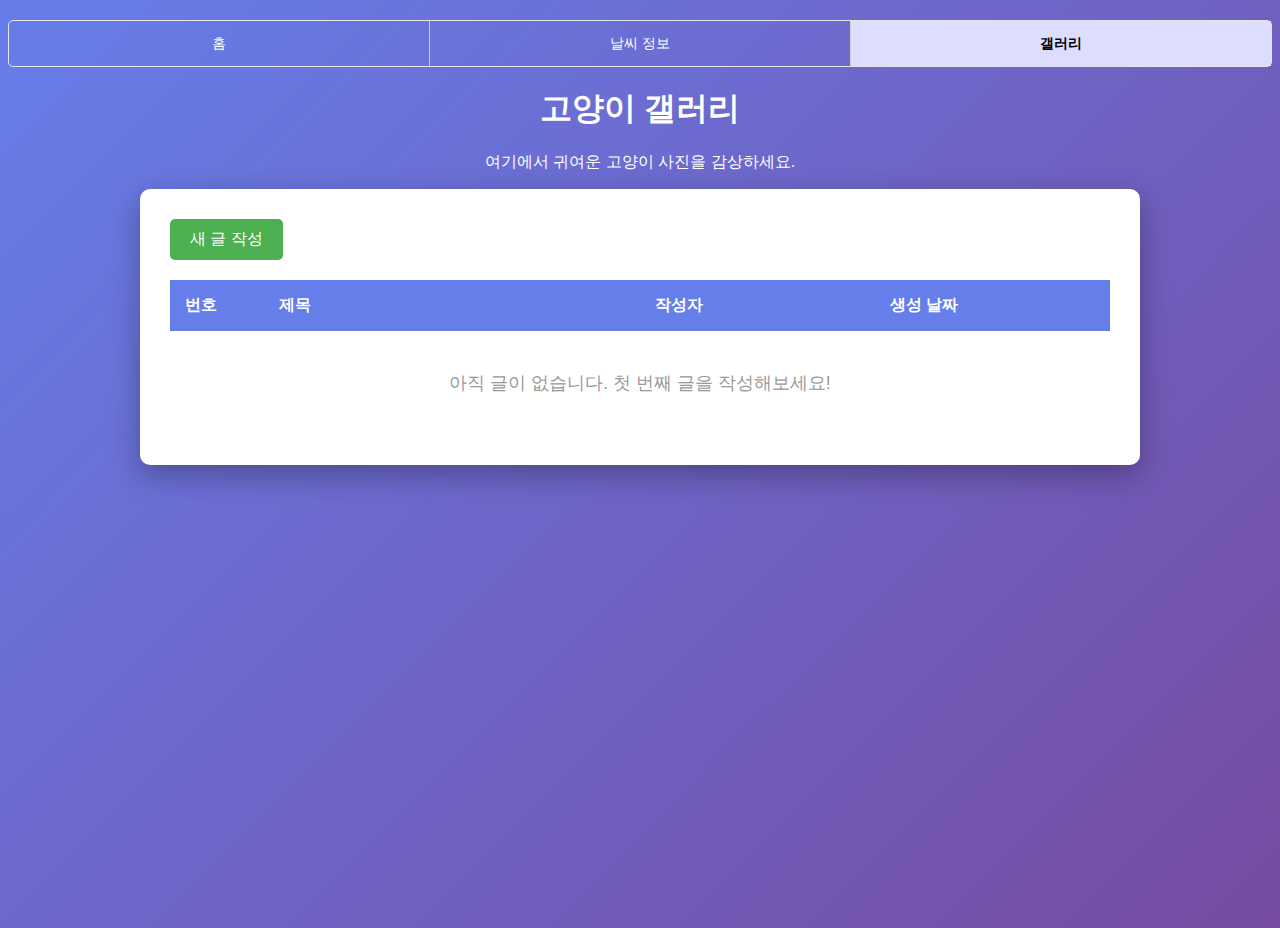
<file: cat/catGallery.html>
<!DOCTYPE html>
<html lang="ko">
<head>
    <meta charset="UTF-8">
    <meta name="viewport" content="width=device-width, initial-scale=1.0">
    <title>고양이 갤러리</title>
    <link rel="stylesheet" href="styles/layout.css">
    <link rel="stylesheet" href="styles/style.css">
    <script src="components/gallery.js"></script>
</head>
<body>
    <nav>
        <div class="nav-container">
            <ul>
                <li onclick="location.href='catMain.html'">홈</li>
                <li onclick="location.href='catWeather.html'">날씨 정보</li>
                <li onclick="location.href='catGallery.html'" class="active">갤러리</li>
            </ul>                   
        </div>
    </nav>
    <h1>고양이 갤러리</h1>
    <p>여기에서 귀여운 고양이 사진을 감상하세요.</p>
    <div class="container">
        <div class="form-container" id="formContainer">
            <h2>새 글 작성</h2>
            <form id="postForm">
                <div class="form-group">
                    <label for="title">제목 *</label>
                    <input type="text" id="title" required placeholder="제목을 입력하세요">
                </div>

                <div class="form-group">
                    <label for="author">작성자 *</label>
                    <input type="text" id="author" required placeholder="작성자명을 입력하세요">
                </div>

                <div class="form-group">
                    <label for="image">사진</label>
                    <input type="file" id="image" accept="image/*">
                    <img id="imagePreview" class="image-preview" style="display: none;">
                </div>

                <div class="form-group">
                    <label for="content">내용 *</label>
                    <textarea id="content" required placeholder="내용을 입력하세요"></textarea>
                </div>

                <div class="form-buttons">
                    <button type="button" class="btn btn-secondary" onclick="cancelForm()">취소</button>
                    <button type="submit" class="btn btn-primary">저장</button>
                </div>
            </form>
        </div>

        <div class="gallery-container" id="galleryContainer">
            <div class="nav-buttons">
                <button class="btn btn-primary" onclick="showForm()">새 글 작성</button>
            </div>

            <div class="gallery-list">
                <table id="galleryTable">
                    <thead>
                        <tr>
                            <th style="width: 10%;">번호</th>
                            <th style="width: 40%;">제목</th>
                            <th style="width: 25%;">작성자</th>
                            <th style="width: 25%;">생성 날짜</th>
                        </tr>
                    </thead>
                    <tbody id="tableBody">
                    </tbody>
                </table>
            </div>

            <div id="emptyMessage" class="empty-message">
                아직 글이 없습니다. 첫 번째 글을 작성해보세요!
            </div>
        </div>
    </div>

    <!-- 상세보기 -->
        <div class="detail-container" id="detailContainer">
            <div class="back-btn">
                <button class="btn btn-secondary" onclick="showGallery()">← 목록으로 돌아가기</button>
            </div>

            <div class="detail-header">
                <h2 id="detailTitle"></h2>
                <div class="detail-meta">
                    <span><strong>작성자:</strong> <span id="detailAuthor"></span></span>
                    <span><strong>작성일:</strong> <span id="detailDate"></span></span>
                </div>
            </div>

            <img id="detailImage" class="detail-image" style="display: none;">
            <div class="detail-content" id="detailContent"></div>

            <div style="margin-top: 30px; text-align: right;">
                <button class="btn btn-danger" onclick="deletePost()">삭제</button>
            </div>
        </div>
</body>
</html>
</file>
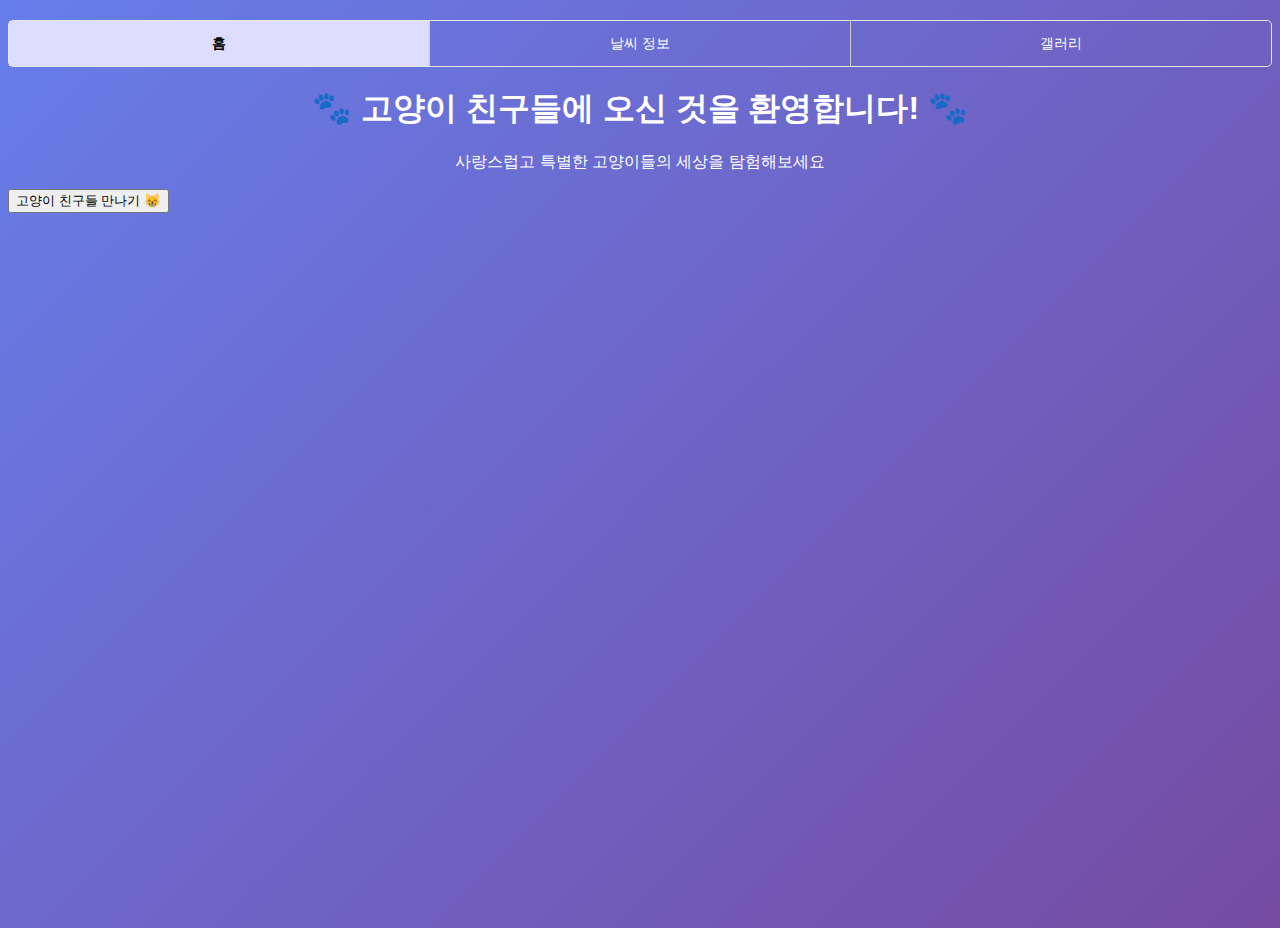
<file: cat/catMain.html>
<!DOCTYPE html>
<html lang="ko">
<head>
    <meta charset="UTF-8">
    <meta name="viewport" content="width=device-width, initial-scale=1.0">
    <title>고양이 홈페이지</title>
    <link rel="stylesheet" href="styles/layout.css">
    <link rel="stylesheet" href="styles/style.css">
</head>
<body>
    <nav>
        <div class="nav-container">
            <ul>
                <li onclick="location.href='catMain.html'" class="active">홈</li>
                <li onclick="location.href='catWeather.html'">날씨 정보</li>
                <li onclick="location.href='catGallery.html'">갤러리</li>
            </ul>
        </div>
    </nav>
    <h1>🐾 고양이 친구들에 오신 것을 환영합니다! 🐾</h1>
    <p>사랑스럽고 특별한 고양이들의 세상을 탐험해보세요</p>
    <button class="cat-button" onclick="location.href='catGallery.html'">고양이 친구들 만나기 😸</button>
</body>
</html>
</file>
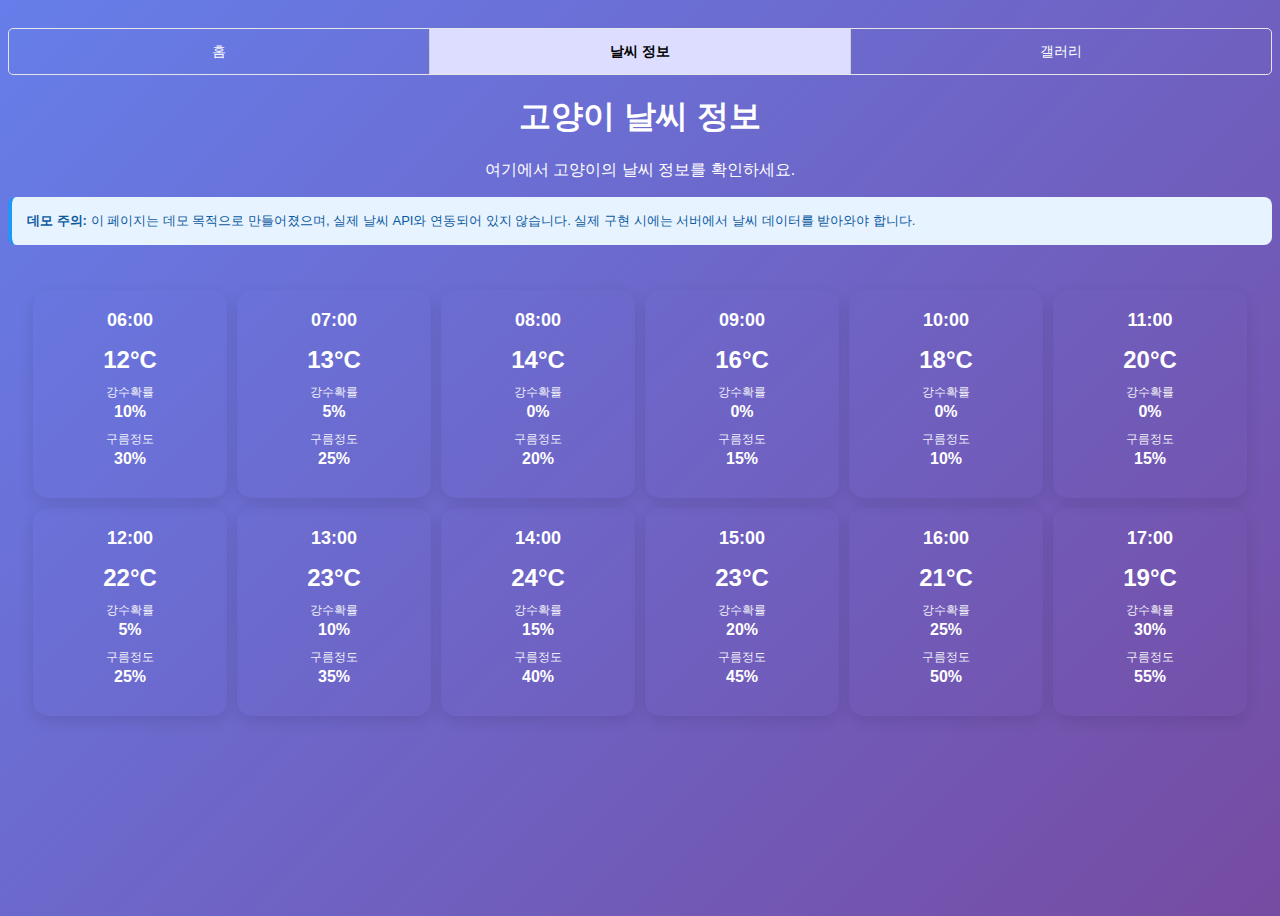
<file: cat/catWeather.html>
<!DOCTYPE html>
<html lang="ko">
<head>
    <meta charset="UTF-8">
    <meta name="viewport" content="width=device-width, initial-scale=1.0">
    <title>고양이 날씨 정보</title>
    <link rel="stylesheet" href="styles/layout.css">
    <link rel="stylesheet" href="styles/style.css">
    <script src="components/weather.js"></script>
</head>
<body>
    <div class="scroll-box">
        <nav>
            <div class="nav-container">
                <ul>
                    <li onclick="location.href='catMain.html'">홈</li>
                    <li onclick="location.href='catWeather.html'" class="active">날씨 정보</li>
                    <li onclick="location.href='catGallery.html'">갤러리</li>
                </ul>
            </div>
        </nav>
        <h1>고양이 날씨 정보</h1>
        <p>여기에서 고양이의 날씨 정보를 확인하세요.</p>
        <div class="demo-note">
            <strong>데모 주의:</strong> 이 페이지는 데모 목적으로 만들어졌으며, 실제 날씨 API와 연동되어 있지 않습니다. 
            실제 구현 시에는 서버에서 날씨 데이터를 받아와야 합니다.
        </div>
        
            <div id="weather-container" class="weather-grid"></div>
        </div>
    </div>
</body>
</html>
</file>
<file: styles/layout.css>
body {
    font-family: 'Arial', sans-serif;
    background: linear-gradient(135deg, #667eea 0%, #764ba2 100%);
    min-height: 100vh;
    overflow-x: hidden;
}
</file>
<file: styles/pages.css>
/* 페이지 컨테이너 */
.page {
    display: none;
    animation: fadeIn 0.5s ease-in;
}

.page.active {
    display: block;
}

nav {
    background: rgba(255, 255, 255, 0.95);
    box-shadow: 0 2px 4px rgba(0,0,0,0.1);
    padding: 15px 0;
    position: sticky;
    top: 0;
    z-index: 100;
    backdrop-filter: blur(10px);
}

.nav-container {
    max-width: 1200px;
    margin: 0 auto;
    padding: 0 20px;
    display: flex;
    justify-content: space-between;
    align-items: center;
}

.logo {
    font-size: 1.5em;
    font-weight: bold;
    color: #667eea;
}

.nav-menu {
    display: flex;
    gap: 30px;
    list-style: none;
}

.nav-item {
    cursor: pointer;
    padding: 10px 15px;
    border-radius: 25px;
    transition: all 0.3s ease;
    color: #333;
    font-weight: 500;
}

.nav-item:hover {
    background: rgba(102, 126, 234, 0.1);
    color: #667eea;
}

.nav-item.active {
    background: #667eea;
    color: white;
}

.cat-grid {
    display: grid;
    grid-template-columns: repeat(auto-fit, minmax(250px, 1fr));
    gap: 20px;
    padding: 40px 20px;
    margin-top: 30px;
}

.cat-card {
    background: rgba(255, 255, 255, 0.95);
    border-radius: 15px;
    padding: 20px;
    text-align: center;
    box-shadow: 0 10px 25px rgba(0,0,0,0.1);
    transition: all 0.3s ease;
}

.cat-name {
    font-size: 1.3em;
    font-weight: bold;
    color: #333;
    margin-bottom: 10px;
}

.cat-description {
    color: #666;
    line-height: 1.5;
}

/* 정보 페이지 */
.facts-section {
    max-width: 800px;
    margin: 40px auto;
    padding: 0 20px;
    text-align: center;
}

.facts-grid {
    display: grid;
    grid-template-columns: repeat(auto-fit, minmax(300px, 1fr));
    gap: 20px;
    padding: 40px 20px;
    margin-top: 30px;
}

.facts-card {
    background: rgba(255, 255, 255, 0.95);
    border-radius: 15px;
    padding: 20px;
    text-align: center;
    box-shadow: 0 10px 25px rgba(0,0,0,0.1);
    transition: all 0.3s ease;
}

.facts-number {
    font-size: 2em;
    font-weight: bold;
    color: #667eea;
    margin-bottom: 10px;
}

.facts-text {
    color: #666;
    line-height: 1.5;
}
</file>
<file: styles/responsive.css>
@media (max-width: 768px) {
    .nav-menu {
        display: none;
        position: absolute;
        top: 100%;
        left: 0;
        width: 100%;
        background: var(--white);
        flex-direction: column;
        box-shadow: 0 5px 15px var(--shadow-light);
    }

    .nav-menu.show {
        display: flex;
    }

    .hamburger {
        display: flex;
    }

    .hero h1 {
        font-size: 2.5em;
    }

    .cat-grid {
        grid-template-columns: 1fr;
    }

    .game-board {
        grid-template-columns: repeat(3, 80px);
    }

    .game-cell {
        width: 80px;
        height: 80px;
        font-size: 2em;
    }

    .score-board {
        flex-direction: column;
        gap: 10px;
    }
}
</file>
<file: cat/styles/layout.css>
body {
    min-height: 100vh;
    overflow: auto;
    background: linear-gradient(135deg, #667eea 0%, #764ba2 100%);
    font-family: Arial, sans-serif;
}

body h1, body p {
    text-align: center;
    color: #fff;
    margin-top: 20px;
}

.container {
  max-width: 1000px;
  margin: 0 auto;
}
.scroll-box {
  width: 1fr; /* 가로 크기 */
  height: 1fr; /* 세로 크기 */
  overflow: auto; /* 내용이 넘칠 때 스크롤바 자동 생성 */
}
</file>
<file: cat/styles/style.css>
/* navigation styles */
.nav-container {
    border: 1px solid #e6e6e6;
    border-radius: 5px;
    margin-top: 20px;
}

.nav-container ul {
    list-style: none;
    display: flex;
    justify-content: space-around;
    padding: 0;
    margin: 0;
}

.nav-container li {
    width: 33.33%;
    height: 45px;
    line-height: 45px;
    border-left: 1px solid #cecece;
    font-size: 14px;
    color: #FFFFFF;
    text-align: center;
    display: inline-block;
    cursor: pointer;
}

.nav-container li:first-child {
    border-left: none;
}

.nav-container li:hover {
    background-color: #f5f5f5;
    color: #000;
    font-weight: bold;
}

.nav-container .active {
    background-color: #DDDDFF;
    color: #000;
    font-weight: bold;
}

/* weather styles */
.weather-grid {
    display: grid;
    grid-template-columns: repeat(auto-fit, minmax(200px, 1fr));
    gap: 15;
    padding: 20px;
}

.weather-card {
    background: linear(135deg, #667eea 0%);
    color: white;
    padding: 20px;
    border-radius: 15px;
    text-align: center;
    box-shadow: 0 5px 15px rgba(0, 0, 0, 0.1);
    transition: transform 0.3s ease;
    margin: 5px;
}

.weather-card:hover {
    transform: translateY(-5px);
}

.time {
    font-size: 18px;
    font-weight: bold;
    margin-bottom: 15px;
    display: block;
}

.weather-item {
    margin: 10px 0;
    font-size: 14px;
}

.label {
    opacity: 0.9;
    font-size: 12px;
    display: block;
    margin-bottom: 2px;
}

.value {
    font-size: 16px;
    font-weight: bold;
}

.temp {
    font-size: 24px;
    font-weight: bold;
    margin: 10px 0;
}

.loading {
    text-align: center;
    padding: 40px;
    color: #667eea;
    font-size: 16px;
}

.error {
    background: #fee;
    color: #c33;
    padding: 15px;
    border-radius: 8px;
    text-align: center;
    margin-top: 20px;
}

.demo-note {
    background: #e7f3ff;
    border-left: 4px solid #2196F3;
    padding: 15px;
    border-radius: 8px;
    margin-bottom: 20px;
    color: #0c5aa0;
    font-size: 13px;
}

/* gallery styles */
.gallery-container {
    display: none;
    background: white;
    padding: 30px;
    border-radius: 10px;
    box-shadow: 0 10px 30px rgba(0,0,0,0.3);
}

.gallery-container.active {
    display: block;
}

.gallery-list {
    overflow-x: auto;
}

table {
    width: 100%;
    border-collapse: collapse;
    margin-top: 20px;
}

table th {
    background: #667eea;
    color: white;
    padding: 15px;
    text-align: left;
    font-weight: bold;
}

table td {
    padding: 15px;
    border-bottom: 1px solid #ddd;
}

table tr:hover {
    background: #f5f5f5;
}

.btn {
    padding: 10px 20px;
    border: none;
    border-radius: 5px;
    cursor: pointer;
    font-size: 1em;
    transition: all 0.3s;
}

.btn-primary {
    background: #4CAF50;
    color: white;
}

.btn-primary:hover {
    background: #45a049;
}

.btn-secondary {
    background: #2196F3;
    color: white;
}

.btn-secondary:hover {
    background: #0b7dda;
}

.btn-danger {
    background: #f44336;
    color: white;
    padding: 5px 10px;
    font-size: 0.9em;
}

.btn-danger:hover {
    background: #da190b;
}


/* 폼 스타일 */
.form-container {
    display: none;
    background: white;
    padding: 30px;
    border-radius: 10px;
    box-shadow: 0 10px 30px rgba(0,0,0,0.3);
}

.form-container.active {
    display: block;
}

.form-group {
    margin-bottom: 20px;
}

.form-group label {
    display: block;
    margin-bottom: 8px;
    font-weight: bold;
    color: #333;
}

.form-group input,
.form-group textarea {
    width: 100%;
    padding: 10px;
    border: 1px solid #ddd;
    border-radius: 5px;
    font-size: 1em;
    font-family: inherit;
}

.form-group textarea {
    resize: vertical;
    min-height: 150px;
}

.form-group input:focus,
.form-group textarea:focus {
    outline: none;
    border-color: #667eea;
    box-shadow: 0 0 5px rgba(102, 126, 234, 0.3);
}

.image-preview {
    margin-top: 10px;
    max-width: 200px;
    max-height: 200px;
}

.form-buttons {
    display: flex;
    gap: 10px;
    justify-content: flex-end;
}

.post-title {
    color: #667eea;
    cursor: pointer;
    text-decoration: none;
    font-weight: bold;
}

.post-title:hover {
    text-decoration: underline;
}

/* 상세보기 스타일 */
.detail-container {
    display: none;
    background: white;
    padding: 30px;
    border-radius: 10px;
    box-shadow: 0 10px 30px rgba(0,0,0,0.3);
}

.detail-container.active {
    display: block;
}

.detail-header {
    border-bottom: 2px solid #667eea;
    padding-bottom: 20px;
    margin-bottom: 20px;
}

.detail-header h2 {
    font-size: 2em;
    color: #333;
    margin-bottom: 10px;
}

.detail-meta {
    display: flex;
    gap: 30px;
    color: #666;
    font-size: 0.95em;
}

.detail-image {
    margin: 20px 0;
    max-width: 100%;
    height: auto;
    border-radius: 5px;
}

.detail-content {
    line-height: 1.8;
    color: #555;
    white-space: pre-wrap;
    word-break: break-word;
}

.back-btn {
    margin-bottom: 20px;
}

.empty-message {
    text-align: center;
    padding: 40px;
    color: #999;
    font-size: 1.1em;
}
</file>
